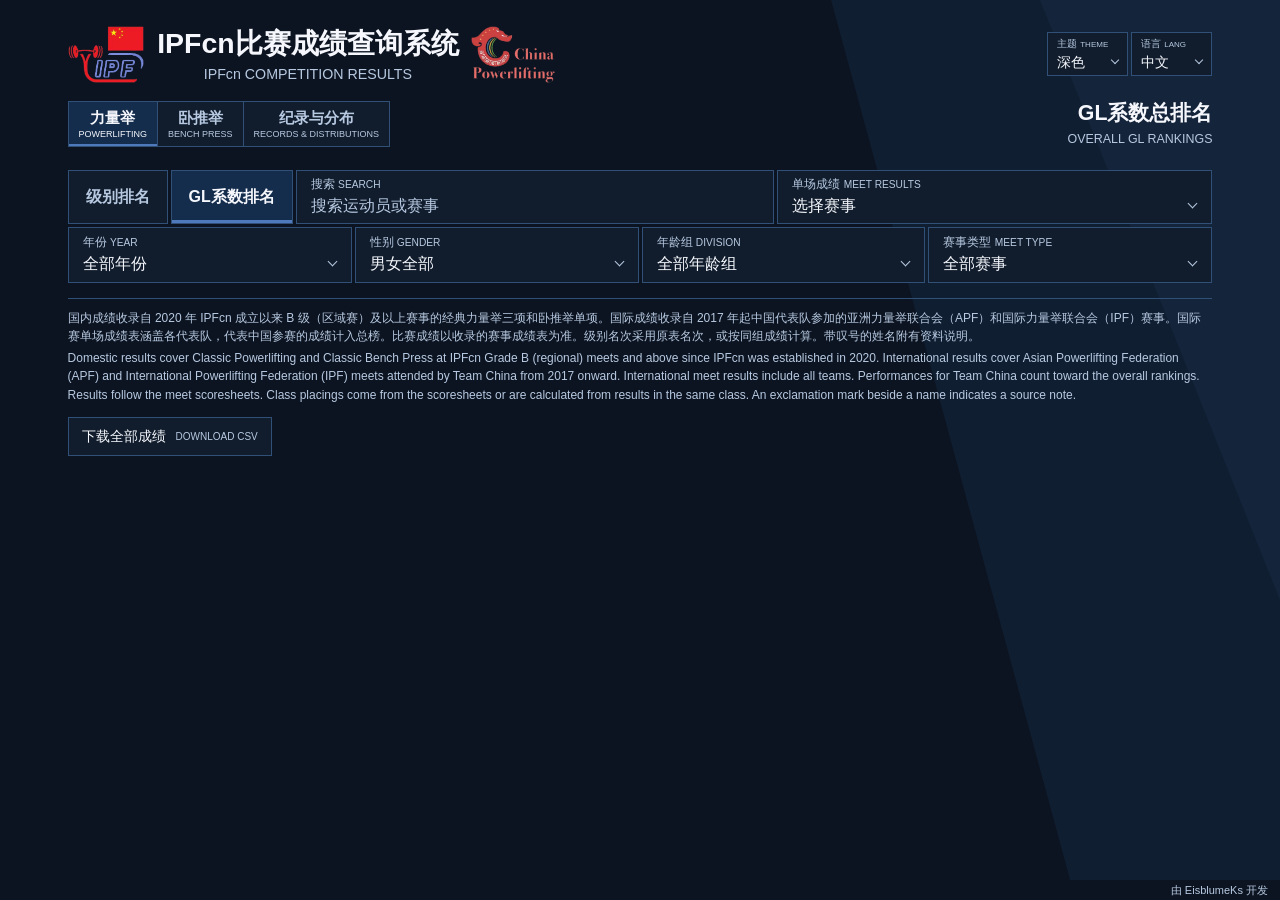
<file: site-template.html>
<!doctype html>
<html lang="zh-CN">
<head>
  <meta charset="utf-8">
  <meta name="viewport" content="width=device-width,initial-scale=1">
  <meta name="theme-color" content="#0C1421">
  <title data-i18n-en="IPFcn Competition Results">IPFcn比赛成绩查询系统</title>
  <script type="application/json" id="catalog">__CATALOG__</script>
  <script>'use strict';

function createResultStore(catalog) {
  const assets = catalog.assets;
  const meets = new Map(catalog.meets.map(meet => [meet.meet_id, meet]));
  const pending = new Map();
  const scripts = new Map();
  const failed = new Set();
  let activeKey, activeRead, scopesRead;

  async function recoverRevision(path) {
    const key = 'ipfcn.recovered-url';
    try {
      if (sessionStorage.getItem(key) === path) return;
      const response = await fetch(location.pathname, {cache: 'reload'});
      if (!response.ok) return;
      const html = await response.text();
      const match = html.match(/<script type="application\/json" id="catalog">([^<]+)<\/script>/);
      if (match && match[1] !== document.getElementById('catalog').textContent) {
        sessionStorage.setItem(key, path);
        location.reload();
      }
    } catch {}
  }

  function read(path, binary = false) {
    if (!pending.has(path)) {
      const promise = fetch(path, {cache: failed.has(path) ? 'reload' : 'force-cache'}).then(async response => {
        if (!response.ok) {
          if (response.status === 404) await recoverRevision(path);
          throw new Error('HTTP ' + response.status + ' ' + path);
        }
        const value = binary ? await response.arrayBuffer() : await response.json();
        failed.delete(path);
        return value;
      }).catch(error => {
        failed.add(path);
        throw error;
      }).finally(() => pending.delete(path));
      pending.set(path, promise);
    }
    return pending.get(path);
  }

  // Keep the visible route and its in-flight requests. Immutable shards remain in the HTTP cache.
  function active(key, load) {
    if (key !== activeKey) {
      activeKey = key;
      const promise = load().catch(error => {
        if (activeRead === promise) { activeKey = activeRead = undefined; }
        throw error;
      });
      activeRead = promise;
    }
    return activeRead;
  }

  function disciplineFor(id, requested) {
    const available = meets.get(id)?.disciplines || [];
    return available.includes(requested) ? requested : available[0];
  }

  function meetRows(id, discipline) {
    return active('meet/' + id + '/' + discipline, async () =>
      discipline ? read(assets.meets[id][discipline]) : undefined);
  }

  function archive(id) {
    return active('athlete/' + id, async () => {
      let bucket = 0;
      for (const char of id) bucket = (31 * bucket + char.codePointAt(0)) % 32;
      const index = await read(assets.profiles[bucket]);
      const entry = Object.hasOwn(index.profiles, id) && index.profiles[id];
      return entry ? {rows: await read(entry.file)} : {foreign: index.foreign.includes(id)};
    });
  }

  function preview(discipline, type) {
    const path = catalog.rankingViews[discipline][type || 'all'].file;
    return active(path, () => read(path));
  }

  async function rankTable(path) {
    const [header, buffer] = await Promise.all([read(path + '/zarr.json'), read(path + '/c/0/0', true)]);
    const [columnCount, count] = header.shape;
    const {constants, fields, dictionaries} = header.attributes;
    const stride = header.data_type === 'uint16' ? 2 : 4;
    if (buffer.byteLength !== count * columnCount * stride) throw new Error('Incomplete ranking chunk');
    const data = new DataView(buffer);
    const prototype = {...constants};
    fields.forEach((field, column) => {
      const values = dictionaries[column];
      const offset = column * count;
      Object.defineProperty(prototype, field, {enumerable: true, get() {
        const cell = (offset + this.rowIndex) * stride;
        const index = stride === 2 ? data.getUint16(cell, true) : data.getUint32(cell, true);
        return index ? values[index - 1] : undefined;
      }});
    });
    // Wrappers share the column dictionaries, typed buffer, and property accessors.
    return Array.from({length: count}, (_, rowIndex) => {
      const row = Object.create(prototype);
      row.rowIndex = rowIndex;
      return row;
    });
  }

  function ranks(discipline, years = [], type) {
    const partitions = assets.rankTables[discipline];
    const selected = [...new Set(years.length ? years.map(String) : Object.keys(partitions))].sort();
    const key = ['rank', discipline, type || 'all', ...selected].join('/');
    return active(key, async () => {
      const paths = selected.flatMap(year => Object.entries(partitions[year] || {})
        .filter(([kind]) => !type || type === kind).map(([, path]) => path));
      const groups = await Promise.all(paths.map(rankTable));
      return groups.flat().sort((a, b) => a.source_order - b.source_order);
    });
  }

  function loadScript(name) {
    if (!scripts.has(name)) {
      scripts.set(name, new Promise((resolve, reject) => {
        const script = document.createElement('script');
        script.src = document.getElementById('site-app').dataset[name];
        script.onload = resolve;
        script.onerror = () => {
          scripts.delete(name);
          script.remove();
          reject(new Error('Could not load ' + name));
        };
        document.head.append(script);
      }));
    }
    return scripts.get(name);
  }
  return {meets, archive, meetRows, disciplineFor, preview, ranks,
    analytics: d => active(assets.analytics[d], () => read(assets.analytics[d])),
    analyticsYear: read, charts: () => loadScript('charts'), chartProbe: () => loadScript('probe'),
    scopes: () => scopesRead ||= read(assets.scopes).catch(error => { scopesRead = undefined; throw error; }),
    search: () => read(assets.search)};
}
</script>
  <script id="site-app" defer src="static/app-76b7d869532a4de95966ac94.js" data-charts="static/charts-dac0522df89b4ddadfe2d938.js" data-probe="static/chart-probe-561412ab085d78ff1c017c31.js"></script>
  <script>
    window.IPFcnCatalog = JSON.parse(document.getElementById('catalog').textContent);
    window.IPFcnData = createResultStore(window.IPFcnCatalog);
    (() => {
      const route = new URLSearchParams(location.hash.slice(1));
      const discipline = route.get('discipline') === 'B' ? 'B' : 'SBD';
      const store = window.IPFcnData;
      function start(work) { Promise.resolve(work).catch(() => {}); }
      if (route.has('meet')) {
        const id = route.get('meet');
        const event = store.disciplineFor(id, discipline);
        if (event) { start(store.meetRows(id, event)); start(store.charts()); }
      } else if (route.has('records')) {
        start(store.analytics(discipline)); start(store.charts());
      } else if (route.has('athlete')) {
        const key = route.get('athlete');
        start(store.archive(window.IPFcnCatalog.previousAthleteIds[key] || key));
      } else {
        start(store.scopes());
        const saved = history.state?.ranking;
        const project = !route.has('discipline') && saved?.filters.discipline === 'B' ? 'B' : discipline;
        const sort = route.get('sort') || saved?.filters?.sort || 'gl';
        const years = saved?.filters?.years || [];
        const full = sort !== 'gl' || years.length || saved?.filters?.divisions?.length || saved?.expanded?.length;
        const type = saved?.filters?.meetTypes?.length === 1 ? saved.filters.meetTypes[0] : undefined;
        start(full ? store.ranks(project, years, type) : store.preview(project, type));
      }
    })();
  </script>
  <link rel="stylesheet" href="static/site-4600ceb2954d11a3a57ae329.css">
  <script>
    (() => {
      const key = 'ipfcn_result.theme';
      const root = document.documentElement;
      const themeColor = document.querySelector('meta[name="theme-color"]');
      const requestedLanguage = new URLSearchParams(location.search).get('lang');
      let language = requestedLanguage;
      if (language !== 'zh' && language !== 'en') {
        try { language = localStorage.getItem('ipfcn_result.language'); } catch {}
      }
      if (language === 'en') {
        root.lang = 'en';
        root.dataset.languagePending = '';
      }
      window.IPFcnBranding = () => {
        if (document.body?.dataset.view !== 'home') return;
        for (const img of document.querySelectorAll('.home-mark .mark-' + root.dataset.theme)) {
          if (!img.hasAttribute('src')) img.src = img.dataset.src;
        }
      };
      function applyTheme(value) {
        root.dataset.theme = value === 'light' ? 'light' : 'dark';
        themeColor.content = getComputedStyle(root).getPropertyValue('--background').trim();
        const select = document.getElementById('theme-select');
        if (select) select.value = root.dataset.theme;
        window.IPFcnBranding();
      }
      let saved = 'dark';
      try { saved = localStorage.getItem(key); } catch {}
      applyTheme(saved);
      document.addEventListener('DOMContentLoaded', () => {
        const select = document.getElementById('theme-select');
        select.value = root.dataset.theme;
        select.addEventListener('change', () => {
          applyTheme(select.value);
          try { localStorage.setItem(key, root.dataset.theme); } catch {}
        });
      });
      window.addEventListener('storage', event => {
        if (event.key === key || event.key === null) applyTheme(event.newValue);
      });
    })();
  </script>
</head>
<body>
  <main class="sheet">
    <header class="masthead">
      <div class="mast-title">
        <span class="home-mark" role="img" aria-label="IPF China">
          <img class="mark-light" data-src="static/ipf-china-d0fcada6781c8881f32abe9d.webp" width="263" height="195" alt="">
          <img class="mark-dark" data-src="static/ipf-china-dark-9247165e4ade932db758bd02.webp" width="263" height="195" alt="">
        </span>
        <div class="mast-title-copy">
          <h1 id="page-heading" data-i18n-en="IPFcn Competition Results">IPFcn比赛成绩查询系统</h1>
          <p id="page-subtitle" class="secondary-copy" lang="en">IPFcn COMPETITION RESULTS</p>
          <div class="meet-details"><span id="meet-location"></span><span id="meet-date"></span></div>
        </div>
        <span class="home-mark" role="img" aria-label="China Powerlifting">
          <img class="mark-light" data-src="static/china-powerlifting-9dcf7d8608caa77bd9c60bdc.webp" width="319" height="217" alt="">
          <img class="mark-dark" data-src="static/china-powerlifting-dark-cfcee0efdf6889c8e36e6a13.webp" width="319" height="217" alt="">
        </span>
      </div>
      <nav class="project-nav" aria-label="成绩导航" data-i18n-en-aria-label="Results navigation">
        <a id="nav-sbd" href="#" data-project="SBD" aria-current="page"><span data-i18n-en="Powerlifting">力量举</span><small class="secondary-copy" lang="en">POWERLIFTING</small></a>
        <a id="nav-bench" href="#discipline=B" data-project="B"><span data-i18n-en="Bench Press">卧推举</span><small class="secondary-copy" lang="en">BENCH PRESS</small></a>
        <a id="nav-records" href="#records"><span data-i18n-en="Records &amp; Distributions">纪录与分布</span><small class="secondary-copy" lang="en">RECORDS &amp; DISTRIBUTIONS</small></a>
      </nav>
      <div class="mast-mode"><h2 id="mode-zh" data-i18n-en="Overall GL Rankings">GL系数总排名</h2><p id="mode-en" class="secondary-copy" lang="en">OVERALL GL RANKINGS</p></div>
      <div class="display-controls">
        <label class="theme-control">
          <span class="control-caption"><span data-i18n-en="Theme">主题</span> <small class="secondary-copy" lang="en">THEME</small></span>
          <select id="theme-select" aria-label="主题 / Theme" data-i18n-en-aria-label="Theme">
            <option value="dark" data-i18n-en="Dark">深色</option>
            <option value="light" data-i18n-en="Light">浅色</option>
          </select>
        </label>
        <label class="theme-control language-control">
          <span class="control-caption"><span data-i18n-en="Language">语言</span> <small class="secondary-copy" lang="en">LANG</small></span>
          <select id="language-select" aria-label="语言 / Language" data-i18n-en-aria-label="Language">
            <option value="zh" lang="zh-CN">中文</option>
            <option value="en" lang="en">EN</option>
          </select>
        </label>
      </div>
    </header>
    <div id="ranking-view">
      <div class="ranking-toolbar" role="group" aria-label="排行榜工具" data-i18n-en-aria-label="Ranking tools">
        <div class="ranking-modes" id="sort" role="group" aria-label="排名视图" data-i18n-en-aria-label="Ranking view">
          <button type="button" data-mode="total" aria-pressed="false" data-i18n-en="Weight-class rankings">级别排名</button>
          <button type="button" data-mode="gl" aria-pressed="true" data-i18n-en="GL rankings">GL系数排名</button>
        </div>
        <div class="athlete-lookup" role="search">
          <label class="field-name" for="athlete-search"><span data-i18n-en="Search">搜索</span> <small lang="en">SEARCH</small></label>
          <input id="athlete-search" type="search" placeholder="搜索运动员或赛事" data-i18n-en-placeholder="Athlete or competition" autocomplete="off" enterkeyhint="search" aria-controls="athlete-matches">
          <div id="athlete-matches" role="region" aria-label="匹配的运动员与赛事" data-i18n-en-aria-label="Matching athletes and competitions" hidden></div>
          <span class="sr-only" id="search-status" role="status"></span>
        </div>
        <label class="meet-picker meet-select-field" for="meet-select"><span class="field-name"><span data-i18n-en="Meet results">单场成绩</span> <small lang="en">MEET RESULTS</small></span>
          <select id="meet-select"><option value="" data-i18n-en="Select a competition">选择赛事</option></select>
        </label>
      </div>
      <form class="filters" aria-label="排行榜筛选条件" data-i18n-en-aria-label="Ranking filters">
        <details class="filter" data-key="years"><summary><span class="field-name"><span data-i18n-en="Year">年份</span> <small lang="en">YEAR</small></span><span class="selection" data-i18n-en="All years">全部年份</span></summary><div class="options" role="group" aria-label="年份" data-i18n-en-aria-label="Year"></div></details>
        <details class="filter" data-key="genders"><summary><span class="field-name"><span data-i18n-en="Gender">性别</span> <small lang="en">GENDER</small></span><span class="selection" data-i18n-en="Men and women">男女全部</span></summary><div class="options" role="group" aria-label="性别" data-i18n-en-aria-label="Gender"></div></details>
        <details class="filter" data-key="divisions"><summary><span class="field-name"><span data-i18n-en="Age division">年龄组</span> <small lang="en">DIVISION</small></span><span class="selection" data-i18n-en="All divisions">全部年龄组</span></summary><div class="options" role="group" aria-label="年龄组" data-i18n-en-aria-label="Age division"></div></details>
        <details hidden class="filter" data-key="classes"><summary><span class="field-name"><span data-i18n-en="Weight class (kg)">级别</span> <small lang="en">CLASS / kg</small></span><span class="selection" data-i18n-en="All classes">全部级别</span></summary><div class="options" role="group" aria-label="级别" data-i18n-en-aria-label="Weight class"></div></details>
        <details class="filter" data-key="meetTypes"><summary><span class="field-name"><span data-i18n-en="Meet type">赛事类型</span> <small lang="en">MEET TYPE</small></span><span class="selection" data-i18n-en="All meet types">全部赛事</span></summary><div class="options" role="group" aria-label="赛事" data-i18n-en-aria-label="Meet type"></div></details>
        <label class="class-metric-field" for="class-metric" hidden>
          <span class="field-name"><span data-i18n-en="Within class">级别内项目</span> <small lang="en">METRIC</small></span>
          <select id="class-metric" name="class-metric">
            <option value="total" data-i18n-en="Total">总成绩</option>
            <option value="squat" data-i18n-en="Squat">蹲举</option>
            <option value="bench" data-i18n-en="Bench Press">卧推举</option>
            <option value="deadlift" data-i18n-en="Deadlift">硬举</option>
          </select>
        </label>
      </form>
      <div class="sr-only" id="result-status" aria-live="polite" aria-atomic="true"></div>
      <div id="rankings"></div>
    </div>
    <div id="athlete-view" hidden>
      <nav class="archive-nav" aria-label="运动员档案导航" data-i18n-en-aria-label="Athlete archive navigation"><a id="back-to-rankings" href="#"><span data-i18n-en="← Back to rankings">← 返回排行榜</span> <small lang="en">RANKINGS</small></a></nav>
      <section class="ranking-section" id="athlete-records"></section>
    </div>
    <div id="meet-view" hidden>
      <nav class="archive-nav" aria-label="单场赛事导航" data-i18n-en-aria-label="Meet navigation">
        <a id="meet-back" href="#"><span data-i18n-en="← Back to rankings">← 返回排行榜</span> <small lang="en">RANKINGS</small></a>
      </nav>
      <div class="ranking-toolbar meet-toolbar" role="group" aria-label="单场赛事工具" data-i18n-en-aria-label="Competition tools">
        <div class="ranking-modes" id="meet-sort" role="group" aria-label="排名视图" data-i18n-en-aria-label="Ranking view">
          <button type="button" data-mode="total" aria-pressed="false" data-i18n-en="Weight-class rankings">级别排名</button>
          <button type="button" data-mode="gl" aria-pressed="true" data-i18n-en="GL rankings">GL系数排名</button>
        </div>
        <div class="athlete-lookup" role="search">
          <label class="field-name" for="meet-athlete-search"><span data-i18n-en="Find an athlete">本场选手</span> <small lang="en">ATHLETE</small></label>
          <input id="meet-athlete-search" type="search" placeholder="输入姓名或拼音" data-i18n-en-placeholder="Name or pinyin" autocomplete="off" enterkeyhint="search" aria-controls="meet-athlete-matches">
          <div id="meet-athlete-matches" role="region" aria-label="本场匹配的运动员" data-i18n-en-aria-label="Matching athletes in this meet" hidden></div>
          <span class="sr-only" id="meet-search-status" role="status"></span>
        </div>
      </div>
      <form class="filters meet-filters" aria-label="单场赛事筛选条件" data-i18n-en-aria-label="Meet filters">
        <details class="filter" data-key="genders"><summary><span class="field-name"><span data-i18n-en="Gender">性别</span> <small lang="en">GENDER</small></span><span class="selection" data-i18n-en="Men and women">男女全部</span></summary><div class="options" role="group" aria-label="性别" data-i18n-en-aria-label="Gender"></div></details>
        <details hidden class="filter" data-key="classes"><summary><span class="field-name"><span data-i18n-en="Weight class (kg)">级别</span> <small lang="en">CLASS / kg</small></span><span class="selection" data-i18n-en="All classes">全部级别</span></summary><div class="options" role="group" aria-label="级别" data-i18n-en-aria-label="Weight class"></div></details>
        <details class="filter" data-key="divisions"><summary><span class="field-name"><span data-i18n-en="Age division">年龄组</span> <small lang="en">DIVISION</small></span><span class="selection" data-i18n-en="All divisions">全部年龄组</span></summary><div class="options" role="group" aria-label="年龄组" data-i18n-en-aria-label="Age division"></div></details>
        <label class="class-metric-field" for="meet-class-metric" hidden>
          <span class="field-name"><span data-i18n-en="Within class">级别内项目</span> <small lang="en">METRIC</small></span>
          <select id="meet-class-metric" name="meet-class-metric">
            <option value="total" data-i18n-en="Total">总成绩</option>
            <option value="squat" data-i18n-en="Squat">蹲举</option>
            <option value="bench" data-i18n-en="Bench Press">卧推举</option>
            <option value="deadlift" data-i18n-en="Deadlift">硬举</option>
          </select>
        </label>
      </form>
      <div id="meet-athlete-filter" class="archive-nav" hidden><strong id="meet-selected-name"></strong> <a id="meet-reset-athlete" href="#"><span data-i18n-en="View all athletes in this meet">查看本场全部运动员</span> <small lang="en">ALL ATHLETES</small></a></div>
      <div class="sr-only" id="meet-result-status" role="status"></div>
      <div id="meet-rankings"></div>
    </div>
    <section id="records-view" aria-labelledby="page-heading" hidden>
      <div class="records-tools">
        <label class="discipline-field" for="records-discipline"><span class="field-name"><span data-i18n-en="Discipline">比赛项目</span> <small lang="en">DISCIPLINE</small></span>
          <select id="records-discipline"><option value="SBD" data-i18n-en="Powerlifting">力量举三项</option><option value="B" data-i18n-en="Bench Press">卧推举单项</option></select>
        </label>
      </div>
      <div id="records-content"></div>
    </section>
    <noscript><span lang="zh-CN">请开启 JavaScript 以查看和筛选成绩。</span> <span lang="en">Enable JavaScript to view and filter results.</span></noscript>
    <footer>
      <p class="zh-footer" lang="zh-CN">国内成绩收录自 2020 年 IPFcn 成立以来 B 级（区域赛）及以上赛事的经典力量举三项和卧推举单项。国际成绩收录自 2017 年起中国代表队参加的亚洲力量举联合会（APF）和国际力量举联合会（IPF）赛事。国际赛单场成绩表涵盖各代表队，代表中国参赛的成绩计入总榜。比赛成绩以收录的赛事成绩表为准。级别名次采用原表名次，或按同组成绩计算。带叹号的姓名附有资料说明。</p>
      <p lang="en">Domestic results cover Classic Powerlifting and Classic Bench Press at IPFcn Grade B (regional) meets and above since IPFcn was established in 2020. International results cover Asian Powerlifting Federation (APF) and International Powerlifting Federation (IPF) meets attended by Team China from 2017 onward. International meet results include all teams. Performances for Team China count toward the overall rankings. Results follow the meet scoresheets. Class placings come from the scoresheets or are calculated from results in the same class. An exclamation mark beside a name indicates a source note.</p>
      <ul id="athlete-source-notes" class="athlete-source-notes" hidden></ul>
      <a class="data-download" href="./IPFcn-results.csv" download="IPFcn-results.csv"><span data-i18n-en="Download all results (CSV)">下载全部成绩</span> <small lang="en">DOWNLOAD CSV</small></a>
    </footer>
  </main>
  <small class="site-credit" data-i18n-en="Developed by EisblumeKs">由 EisblumeKs 开发</small>
  <script>
    const initialRoute = new URLSearchParams(location.hash.slice(1));
    if (!['meet', 'records', 'athlete'].some(key => initialRoute.has(key))) {
      document.body.dataset.view = 'home';
      window.IPFcnBranding();
    }
  </script>
</body>
</html>
</file>
<file: static/site-4600ceb2954d11a3a57ae329.css>
:root {
  color-scheme: dark;
  background-color: var(--background);
  --background: #0c1421;
  --panel: #080c13;
  --header: #111d2d;
  --group: #152d4d;
  --blue: #254675;
  --blue-alt: #23426e;
  --highlight: #315788;
  --text: #f5f7fc;
  --muted: #b7c9e1;
  --accent: #4e79ba;
  --line: #315077;
  --backdrop-mid: #101e31;
  --backdrop-edge: #14243a;
  --focus: #c9e2ff;
  --menu-shadow: #080c13aa;
  --sans: "Helvetica Neue", Helvetica, Arial, "Heiti SC", "STHeiti", "PingFang SC", "Microsoft YaHei", sans-serif;
  --chinese: "Heiti SC", "STHeiti", "PingFang SC", "Microsoft YaHei", "Helvetica Neue", sans-serif;
}

:root[data-theme="light"] {
  color-scheme: light;
  --background: #f4f7fa;
  --panel: #dce5ee;
  --header: #e9eff4;
  --group: #d2dfeb;
  --blue: #e0e9f2;
  --blue-alt: #d9e5ef;
  --highlight: #c3d6e8;
  --text: #182e42;
  --muted: #40566c;
  --accent: #4b6985;
  --line: #60778c;
  --backdrop-mid: #eaf0f5;
  --backdrop-edge: #e4ecf3;
  --focus: #175379;
  --menu-shadow: #24374b26;
}

*, *::before, *::after { box-sizing: border-box; }
html[data-language-pending] .sheet { visibility: hidden; }
html[lang="en"] .secondary-copy,
html[lang="en"] .field-name small,
html[lang="en"] .archive-nav a small,
html[lang="en"] .data-download small,
html[lang="en"] .zh-footer { display: none; }

body {
  min-height: 100vh;
  margin: 0;
  background: var(--background);
  color: var(--text);
  font-family: var(--sans);
  font-variant-numeric: tabular-nums;
  -webkit-text-size-adjust: 100%;
}

body::before, body::after {
  content: "";
  position: fixed;
  inset: 0;
  pointer-events: none;
}

body::before {
  background: var(--backdrop-mid);
  clip-path: polygon(64.93% 0, 100% 0, 100% 100%, 84.03% 100%);
}

body::after {
  background: var(--backdrop-edge);
  clip-path: polygon(81.25% 0, 100% 0, 100% 66.66%);
}

button, select, input { font: inherit; }
button, select, summary { color: inherit; }
button, summary, select, .options label { cursor: pointer; }
:focus-visible { outline: 2px solid var(--focus); outline-offset: 2px; }
.sr-only {
  position: absolute;
  width: 1px;
  height: 1px;
  padding: 0;
  margin: -1px;
  overflow: hidden;
  clip-path: inset(50%);
  white-space: nowrap;
  border: 0;
}

.site-credit {
  position: fixed;
  z-index: 2;
  inset-inline: 0;
  bottom: 0;
  padding: 2px max(12px, env(safe-area-inset-right)) calc(2px + env(safe-area-inset-bottom));
  background: var(--background);
  color: var(--muted);
  font: 400 11px/16px var(--sans);
  text-align: right;
  pointer-events: none;
}
body { padding-bottom: calc(20px + env(safe-area-inset-bottom)); }
@media print {
  .site-credit { position: static; display: block; }
  body { padding-bottom: 0; }
}

.sheet {
  position: relative;
  z-index: 1;
  width: 100%;
  max-width: 1440px;
  margin: auto;
  padding: clamp(22px, 2vw, 30px) clamp(16px, 5.278vw, 76px) 22px;
}

.masthead {
  display: flex;
  justify-content: space-between;
  align-items: flex-start;
  gap: 18px;
  margin-bottom: clamp(18px, 1.8vw, 26px);
}

.masthead h1, .masthead h2, .masthead p { margin: 0; }
.masthead h1, .masthead h2 { font-family: var(--chinese); font-weight: 600; line-height: 1.2; }
.mast-title h1 { font-size: clamp(22px, 2.223vw, 32px); }
.mast-title { min-width: 0; }
.home-mark, .home-mark img { display: none; }
body[data-view="home"] .mast-title {
  display: grid;
  grid-template-columns: auto minmax(0, max-content) auto;
  justify-self: start;
  align-items: center;
  column-gap: clamp(8px, 1vw, 15px);
}
body[data-view="home"] .mast-title-copy { text-align: center; }
body[data-view="home"] .home-mark { display: block; }
.home-mark img { height: clamp(52px, 4.45vw, 62px); width: auto; }
:root[data-theme="light"] .home-mark .mark-light,
:root:not([data-theme="light"]) .home-mark .mark-dark { display: block; }
.masthead p { margin-top: .45em; color: var(--muted); font-family: var(--sans); line-height: 1.2; }
.mast-title p { font-size: clamp(11px, 1.112vw, 16px); }
.mast-mode { flex: 0 0 auto; margin-inline-start: auto; text-align: right; }
.mast-mode h2 { font-size: clamp(16px, 1.667vw, 24px); }
.mast-mode p { font-size: clamp(10px, .973vw, 14px); }

.display-controls { display: flex; flex: 0 0 auto; gap: 3px; }
.theme-control {
  display: block;
  flex: 0 0 auto;
  min-height: 44px;
  position: relative;
  width: 81px;
  margin: 0;
  padding: 5px 23px 5px 9px;
  border: 1px solid var(--line);
  background: var(--header);
  color: var(--text);
  cursor: pointer;
}
.control-caption { display: block; color: var(--muted); font-size: 10px; line-height: 1.25; white-space: nowrap; pointer-events: none; }
.theme-control small { font: inherit; font-size: 8px; }
.theme-control select {
  position: absolute;
  inset: 0;
  width: 100%;
  height: 100%;
  padding: 15px 21px 0 9px;
  border: 0;
  border-radius: 0;
  appearance: none;
  background: transparent;
  color: var(--text);
  font-size: 14px;
}
.theme-control::after {
  content: "";
  position: absolute;
  right: 9px;
  bottom: 12px;
  width: 6px;
  height: 6px;
  border-right: 1.5px solid var(--muted);
  border-bottom: 1.5px solid var(--muted);
  transform: rotate(45deg);
  pointer-events: none;
}
.theme-control:hover, .theme-control:focus-within { background: var(--group); }
.theme-control option { color: var(--text); background: var(--header); }

.ranking-toolbar {
  position: relative;
  z-index: 4;
  display: grid;
  grid-template-columns: max-content minmax(0, 1.1fr) minmax(0, 1fr);
  gap: 3px;
  margin-bottom: 3px;
}
.meet-toolbar { grid-template-columns: max-content minmax(0, 1fr); }
.meet-toolbar .athlete-lookup [role="region"] { left: auto; right: -1px; }
.ranking-modes {
  display: flex;
  gap: 3px;
}
.ranking-modes button {
  min-height: 40px;
  padding: 6px 17px;
  border: 1px solid var(--line);
  background: var(--header);
  color: var(--muted);
  font: inherit;
  font-weight: 600;
  cursor: pointer;
}
.ranking-modes button[aria-pressed="true"] {
  background: var(--group);
  color: var(--text);
  box-shadow: inset 0 -3px var(--accent);
}
.ranking-modes button:hover { color: var(--text); }
.ranking-toolbar[hidden], .ranking-modes[hidden], .filters [hidden] { display: none; }
.filters {
  display: grid;
  grid-auto-flow: column;
  grid-auto-columns: minmax(0, 1fr);
  gap: 3px;
  position: relative;
  z-index: 3;
  margin: 0 0 clamp(12px, 1.12vw, 16px);
}

.filter, .sort-field, .class-metric-field, .discipline-field, .meet-picker, .athlete-lookup {
  position: relative;
  min-width: 0;
  margin: 0;
  color: var(--text);
  background: var(--header);
  border: 1px solid var(--line);
}

.filter summary, .sort-field, .class-metric-field, .discipline-field, .meet-picker {
  display: flex;
  flex-direction: column;
  justify-content: center;
  row-gap: 4px;
  min-height: 54px;
  padding: 6px 32px 7px 14px;
}

.filter summary { list-style: none; }
.filter summary::-webkit-details-marker { display: none; }
.filter summary::after, .sort-field::after, .class-metric-field::after, .discipline-field::after, .meet-picker::after {
  content: "";
  position: absolute;
  right: 15px;
  top: 55%;
  width: 7px;
  height: 7px;
  border-right: 1.5px solid var(--muted);
  border-bottom: 1.5px solid var(--muted);
  transform: rotate(45deg);
  pointer-events: none;
}

.filter[open] { z-index: 4; border-color: var(--accent); }
.filter[open] summary::after { transform: rotate(225deg); margin-top: 3px; }
.filter summary:hover, .sort-field:focus-within, .meet-picker:focus-within { background: var(--group); }
.class-metric-field[hidden], .discipline-field[hidden] { display: none; }
.sort-field:has(+ .class-metric-field:not([hidden])), .class-metric-field { padding-inline: 9px 20px; }
.sort-field:has(+ .class-metric-field:not([hidden]))::after, .class-metric-field::after { right: 8px; }
.discipline-field:focus-within { background: var(--group); }
.class-metric-field { background: var(--group); border-inline-start: 3px solid var(--accent); }
.field-name { color: var(--muted); font-size: 12px; line-height: 1.15; }
.field-name small { font-size: .85em; }
.selection, .sort-field select, .class-metric-field select, .discipline-field select, .meet-picker select { font-size: 16px; line-height: 1.25; }
.selection { overflow: hidden; text-overflow: ellipsis; white-space: nowrap; }
.sort-field select, .class-metric-field select, .discipline-field select, .meet-picker select {
  appearance: none;
  border: 0;
  border-radius: 0;
  margin: 0;
  padding: 0;
  width: 100%;
  color: var(--text);
  background: transparent;
}
.sort-field option, .class-metric-field option, .discipline-field option, .meet-picker option, .meet-picker optgroup { color: var(--text); background: var(--header); }
.meet-picker select { overflow: hidden; text-overflow: ellipsis; }

.athlete-lookup {
  display: flex;
  flex-direction: column;
  justify-content: center;
  gap: 4px;
  min-height: 54px;
  padding: 6px 12px 7px 14px;
}
.athlete-lookup:focus-within { z-index: 5; border-color: var(--accent); }
.athlete-lookup input[type="search"] {
  width: 100%;
  min-width: 0;
  padding: 0;
  border: 0;
  border-radius: 0;
  background: transparent;
  color: var(--text);
  font-size: 16px;
  line-height: 1.25;
}
.athlete-lookup input[type="search"]::placeholder { color: var(--muted); opacity: 1; }
.athlete-lookup [role="region"] {
  position: absolute;
  z-index: 5;
  top: calc(100% + 2px);
  left: -1px;
  width: max(100%, min(21rem, 88vw));
  max-height: min(22rem, 50vh);
  overflow-y: auto;
  overscroll-behavior: contain;
  border: 1px solid var(--accent);
  background: var(--header);
  box-shadow: 0 5px 14px var(--menu-shadow);
}
.athlete-lookup [role="region"] .athlete {
  display: flex;
  touch-action: manipulation;
  justify-content: space-between;
  align-items: center;
  gap: 12px;
  padding: 8px 13px;
  min-height: 41px;
  color: var(--text);
  font-size: 15px;
  text-decoration: none;
  white-space: normal;
}
.athlete-lookup [role="region"] .athlete:hover, .athlete-lookup [role="region"] .athlete:focus { background: var(--group); }
.athlete-lookup [role="region"] small { flex-shrink: 0; color: var(--muted); font-size: 12px; }
.no-athletes { margin: 0; padding: 10px 13px; color: var(--muted); font-size: 14px; }

.options {
  position: absolute;
  top: calc(100% + 2px);
  left: -1px;
  width: max-content;
  min-width: calc(100% + 2px);
  max-width: min(21rem, 90vw);
  max-height: min(23rem, 58vh);
  overflow: auto;
  overscroll-behavior: contain;
  padding: 4px 0;
  border: 1px solid var(--accent);
  background: var(--header);
  box-shadow: 0 5px 14px var(--menu-shadow);
}

.options label {
  display: flex;
  align-items: center;
  gap: 10px;
  padding: 7px 13px;
  min-height: 35px;
  font-size: 15px;
  line-height: 1.25;
}
.options label:hover, .options label:focus-within { background: var(--group); }
.options input { flex: 0 0 auto; width: 16px; height: 16px; margin: 0; accent-color: var(--accent); }
.class-groups { display: flex; }
.class-groups fieldset {
  flex: 1 1 0;
  min-width: max-content;
  margin: 0;
  padding: 0;
  border: 0;
}
.class-groups fieldset + fieldset { border-left: 1px solid var(--line); }
.class-groups legend {
  width: 100%;
  padding: 5px 13px;
  color: var(--muted);
  background: var(--group);
  font-size: 12px;
  font-weight: 600;
}

.ranking-section { margin-bottom: clamp(16px, 1.45vw, 21px); min-width: 0; }
.section-bar {
  position: relative;
  display: flex;
  align-items: center;
  justify-content: space-between;
  gap: 12px;
  min-height: clamp(38px, 3.264vw, 47px);
  margin: 0 0 1px;
  padding: 5px clamp(15px, 1.806vw, 26px) 5px clamp(18px, 1.945vw, 28px);
  background: var(--panel);
  clip-path: polygon(9px 0, 100% 0, calc(100% - 9px) 100%, 0 100%);
  font-family: var(--chinese);
  font-size: clamp(16px, 1.528vw, 22px);
  font-weight: 600;
  line-height: 1.15;
}
.section-bar::before {
  content: "";
  position: absolute;
  inset: 0 auto 0 0;
  width: 15px;
  background: var(--accent);
  clip-path: polygon(9px 0, 15px 0, 6px 100%, 0 100%);
}
.section-bar small { font-family: var(--sans); color: var(--muted); font-size: clamp(12px, 1.181vw, 17px); font-weight: 700; text-align: right; }
.table-scroll { max-width: 100%; overflow-x: auto; overscroll-behavior-x: contain; scrollbar-color: var(--line) var(--panel); }
.table-scroll::-webkit-scrollbar { height: 8px; }
.table-scroll::-webkit-scrollbar-track { background: var(--panel); }
.table-scroll::-webkit-scrollbar-thumb { background: var(--line); }
.ranking {
  width: 100%;
  min-width: 890px;
  border-collapse: separate;
  border-spacing: 0;
  table-layout: fixed;
  text-align: center;
  font-size: clamp(14px, 1.25vw, 18px);
  line-height: 1.15;
}
.ranking th, .ranking td { padding: 0 3px; vertical-align: middle; }
.ranking thead th {
  height: clamp(33px, 2.709vw, 39px);
  color: var(--text);
  background: var(--header);
  font-family: var(--chinese);
  font-size: clamp(12px, .973vw, 14px);
  font-weight: 400;
  line-height: 1.12;
  white-space: nowrap;
}
.ranking thead span, .ranking thead small { display: block; }
.ranking thead small {
  margin-top: 2px;
  color: var(--muted);
  font-family: var(--sans);
  font-size: clamp(9px, .73vw, 10.5px);
  font-weight: 400;
}
.ranking > thead th.name, .ranking td.name { text-align: left; padding-left: clamp(10px, 1.25vw, 18px); }

.ranking .result { --row-fill: var(--blue); }
.ranking .result.alternate { --row-fill: var(--blue-alt); }
.ranking .result > td {
  height: clamp(27px, 2.153vw, 31px);
  border-bottom: 3px solid transparent;
  background: var(--row-fill) padding-box;
  white-space: nowrap;
}
.ranking .result > td.rank {
  background: linear-gradient(110deg, var(--panel) 0, var(--panel) calc(100% - 10px), var(--row-fill) calc(100% - 9px)) padding-box;
  padding-right: 6px;
  font-weight: 700;
}
.ranking .result > td.primary {
  background: var(--highlight) padding-box;
  font-size: 1.11em;
  font-weight: 700;
}
.ranking .result > td:last-child { clip-path: polygon(0 0, 100% 0, calc(100% - 5px) calc(100% - 3px), 0 calc(100% - 3px)); }
.athlete {
  display: block;
  overflow: hidden;
  width: 100%;
  min-height: 24px;
  margin: 0;
  padding: 2px 0;
  border: 0;
  border-radius: 0;
  color: inherit;
  background: transparent;
  text-align: left;
  line-height: 1.1;
  text-overflow: ellipsis;
  text-decoration: none;
  white-space: nowrap;
}
a.athlete:hover { text-decoration: underline; text-underline-offset: .15em; }
.athlete:focus-visible { outline-offset: -1px; }

.ranking .group > th {
  height: clamp(25px, 2.014vw, 29px);
  padding: 3px clamp(10px, 1.25vw, 18px);
  border-bottom: 2px solid transparent;
  background: var(--group) padding-box;
  font-size: .9em;
  font-weight: 600;
  text-align: left;
}
.group > th small { float: right; color: var(--muted); font-size: .9em; }

.archive-nav { margin: 0 0 14px; }
.archive-nav a {
  display: inline-flex;
  align-items: center;
  gap: 10px;
  min-height: 36px;
  padding: 5px 13px;
  border: 1px solid var(--line);
  color: var(--text);
  background: var(--header);
  text-decoration: none;
  font-size: 14px;
}
.archive-nav a:hover, .archive-nav a:focus-visible { background: var(--group); }
.archive-nav small { font-size: 10px; color: var(--muted); }
.archive-name {
  margin: 0 0 2px;
  padding: 6px clamp(10px, 1.25vw, 18px);
  background: var(--group);
  font-size: clamp(16px, 1.389vw, 20px);
}
.archive-table { min-width: 1000px; }
.archive-discipline {
  margin: 0;
  padding: 6px clamp(10px, 1.25vw, 18px);
  border-inline-start: 3px solid var(--accent);
  background: var(--header);
  color: var(--text);
  font-size: clamp(14px, 1.1vw, 16px);
  font-weight: 600;
  line-height: 1.3;
  text-align: left;
}
.archive-discipline small { margin-inline-start: .65em; color: var(--muted); font-size: .76em; }
.archive-table .result > td.meet_name, .archive-table thead th.meet_name {
  padding: 7px 12px;
  text-align: center;
  white-space: normal;
}
.archive-table .meet-date, .archive-table .athlete-meet-day, .archive-table .archive-venue {
  display: block;
  margin-top: 3px;
  color: var(--muted);
  font-size: 12px;
  font-weight: 400;
  line-height: 1.35;
  font-variant-numeric: tabular-nums;
  text-wrap: balance;
}
.archive-table .meet_name .name-with-status { justify-content: center; }
.ranking .placing { display: flex; align-items: baseline; justify-content: center; flex-wrap: wrap; gap: 4px; padding: 2px; }
.ranking .placing small { font-size: .72em; }
.ranking .name-with-status { display: flex; align-items: center; gap: .45em; }
.name-with-status > :first-child { width: auto; min-width: 0; }
.name-with-status .meet-link { overflow: hidden; white-space: nowrap; text-overflow: ellipsis; }
.ranking .result-status-label { flex: none; white-space: nowrap; font-size: clamp(11px, .9vw, 13px); font-weight: 500; line-height: 1; }
.medal { font-size: 1em; line-height: 1; }
.meet-filters[hidden] { display: none; }
.meet-details { display: none; }
body[data-view="meet"] .mast-title-copy { text-align: center; text-wrap: balance; }
body[data-view="meet"] .meet-details:has(#meet-date:not(:empty)) {
  display: grid;
  justify-items: center;
  gap: 2px;
  margin-top: 7px;
  color: var(--muted);
  font: 400 clamp(12px, 1vw, 14px)/1.35 var(--sans);
}
#meet-location { color: var(--text); }
#meet-location:empty { display: none; }
#meet-date { font-variant-numeric: tabular-nums; }
#meet-athlete-filter strong { margin-inline-end: 9px; }
.meet-link { display: inline-block; color: inherit; text-decoration: underline; text-underline-offset: .2em; text-decoration-color: var(--muted); }
.meet-link:hover, .meet-link:focus-visible { text-decoration-color: var(--text); }
.meet-table { min-width: 990px; }
.international-table { min-width: 1100px; }
.ranking.bench-results { min-width: 35rem; }
.archive-table.bench-results { min-width: 32rem; }
.international-table.bench-results { min-width: 40rem; }
.international-table td.name > .athlete { white-space: normal; overflow-wrap: anywhere; }
.international-table td.team { white-space: normal; overflow-wrap: anywhere; }
.meet-table .class_place { white-space: normal; }
.data-download {
  display: inline-flex; gap: 10px; align-items: center; margin-top: 12px; padding: 8px 13px;
  min-height: 38px; border: 1px solid var(--line); background: var(--header);
  color: var(--text); font-size: 14px; text-decoration: none;
}
.data-download:hover, .data-download:focus-visible { background: var(--group); }
.data-download small { color: var(--muted); font-size: 10px; }
#page-heading:focus { outline: 0; }
.ranking .more > td { padding: 4px 0 0; }
.more button {
  width: 100%;
  min-height: 36px;
  border: 1px solid var(--line);
  border-radius: 0;
  color: var(--text);
  background: var(--header);
  font-size: 14px;
}
.more button:hover { background: var(--group); }
.empty {
  margin: 0 0 20px;
  padding: 20px;
  color: var(--text);
  background: var(--header);
  border-left: 4px solid var(--accent);
}
.empty p { margin: 0 0 12px; }
.empty button {
  padding: 7px 15px;
  border: 1px solid var(--line);
  border-radius: 0;
  color: var(--text);
  background: var(--blue);
}
.empty button:hover { background: var(--highlight); }

.sheet footer {
  padding-top: 10px;
  border-top: 1px solid var(--line);
  color: var(--muted);
  font-size: 12px;
  line-height: 1.55;
}
.sheet footer p { margin: 0; }
.sheet footer p + p { margin-top: 3px; }
html[lang="en"] .sheet footer p[lang="en"] { margin-top: 0; }
html[lang="en"] .masthead h1, html[lang="en"] .masthead h2,
html[lang="en"] .section-bar, html[lang="en"] .ranking thead th { font-family: var(--sans); }

@media (max-width: 995px) {
  .table-scroll::before {
    content: "左右滑动查看全部列  ↔";
    display: block;
    position: sticky;
    left: 0;
    padding: 3px 5px;
    color: var(--muted);
    font-size: 10px;
    text-align: right;
  }
  html[lang="en"] .table-scroll::before { content: "Scroll horizontally to see all columns  ↔"; }
}

@media (max-width: 800px) {
  .sheet { padding-inline: 18px; }
  #ranking-view .filters[data-mode="total"] { grid-auto-flow: row; grid-template-columns: repeat(3, minmax(0, 1fr)); }
  .filter:nth-of-type(even) .options { left: auto; right: -1px; }
}
@media (max-width: 700px) {
  .ranking .more > td { text-align: left; }
  .more button {
    position: sticky;
    left: 0;
    width: auto;
    min-height: 44px;
    padding-inline: 14px;
  }
  .ranking-toolbar { grid-template-columns: repeat(2, minmax(0, 1fr)); }
  .ranking-toolbar .ranking-modes { grid-column: 1 / -1; }
  .ranking-modes button { flex: 1 1 auto; min-height: 44px; padding-inline: 10px; }
  .meet-toolbar .athlete-lookup { grid-column: 1 / -1; }
}
@media (max-width: 550px) {
  .filters, #ranking-view .filters[data-mode="total"] { grid-auto-flow: row; grid-template-columns: repeat(2, minmax(0, 1fr)); }
  #ranking-view .filters[data-mode="total"]:not(:has(.class-metric-field:not([hidden]))) [data-key="meetTypes"],
  .meet-filters[data-mode="total"]:not(:has(.class-metric-field:not([hidden]))) [data-key="divisions"] { grid-column: 1 / -1; }
}
@media (max-width: 374px) {
  .ranking-toolbar { grid-template-columns: minmax(0, 1fr); }
}

@media (max-width: 530px) {
  .sheet { padding: 17px 12px 20px; }
  .masthead {
    display: grid;
    grid-template-columns: minmax(0, 1fr) auto;
    align-items: start;
    gap: 6px 9px;
    margin-bottom: 15px;
  }
  .mast-title { grid-column: 1; grid-row: 1; }
  .display-controls { grid-column: 2; grid-row: 1 / span 2; }
  .theme-control { width: 66px; padding-inline-start: 6px; }
  .theme-control select { padding-inline-start: 6px; }
  .mast-title { min-width: 0; }
  .mast-title h1 { font-size: clamp(16px, 4.25vw, 21px); }
  .mast-title p { font-size: 9px; }
  .mast-mode { grid-column: 1; grid-row: 2; margin: 0; text-align: left; }
  .mast-mode h2 { font-size: 15px; }
  .mast-mode p { font-size: 9px; }
  .filter summary, .sort-field, .class-metric-field, .discipline-field, .meet-picker { min-height: 51px; padding-left: 10px; }
  .field-name { font-size: 11px; }
  .selection, .sort-field select, .class-metric-field select, .discipline-field select, .meet-picker select { font-size: 15px; }
  .options label { min-height: 42px; }
  .section-bar { min-height: 35px; }
  .section-bar small { font-size: 11px; }
}


.project-nav {
  display: inline-grid;
  grid-template-columns: auto auto auto;
  align-self: start;
  gap: 1px;
  border: 1px solid var(--line);
  background: var(--line);
}
.project-nav a {
  display: flex;
  flex-direction: column;
  align-items: center;
  justify-content: center;
  gap: 3px;
  min-height: 44px;
  padding: 5px 10px;
  background: var(--header);
  color: var(--muted);
  font: 600 15px/1.2 var(--chinese);
  text-align: center;
  text-decoration: none;
}
.project-nav small { font: 500 9px/1.1 var(--sans); }
.project-nav a[aria-current="page"] { color: var(--text); background: var(--group); box-shadow: inset 0 -2px var(--accent); }
.project-nav a[href]:hover, .project-nav a:focus-visible { color: var(--text); background: var(--group); }
.project-nav a[aria-disabled="true"] { opacity: .55; }
.records-tools { display: flex; flex-wrap: wrap; align-items: start; justify-content: space-between; gap: 10px; margin-block: 0 16px; }
.records-tools .discipline-field { min-width: 155px; }
.masthead .mast-mode[hidden] { display: none; }
@media (min-width: 1101px) {
  .masthead { display: grid; grid-template-columns: minmax(0, 1fr) auto auto auto; align-items: start; }
  .masthead:has(.mast-mode[hidden]) { grid-template-columns: minmax(0, 1fr) auto auto; }
}
@media (min-width: 531px) and (max-width: 1100px) {
  .masthead { display: grid; grid-template-columns: minmax(0, 1fr) auto auto; align-items: start; gap: 10px 12px; }
  .mast-title { grid-column: 1; grid-row: 1; }
  .mast-mode { grid-column: 2; grid-row: 1; }
  .display-controls { grid-column: 3; grid-row: 1; }
  .project-nav { grid-row: 2; grid-column: 1 / -1; justify-self: start; }
}
@media (max-width: 530px) {
  .project-nav { grid-column: 1 / -1; grid-row: 3; grid-template-columns: 1fr 1fr 1.45fr; margin-top: 4px; }
  .project-nav a { padding-inline: 5px; font-size: 13px; }
  .project-nav small { font-size: 8px; }
}

/* Leave room for the certificate emblems on either side of the home title. */
@media (min-width: 741px) {
  body[data-view="home"] .masthead { display: grid; grid-template-columns: minmax(0, 1fr) auto; align-items: center; }
  body[data-view="home"] .mast-title { grid-column: 1; grid-row: 1; }
  body[data-view="home"] .display-controls { grid-column: 2; grid-row: 1; }
  body[data-view="home"] .project-nav { grid-column: 1; grid-row: 2; justify-self: start; }
  body[data-view="home"] .mast-mode { grid-column: 2; grid-row: 2; }
}
@media (max-width: 740px) {
  /* Prevent mobile overscroll from exposing a gap above the page. */
  html { overscroll-behavior-y: none; }
  body[data-view="meet"] .masthead { grid-template-columns: minmax(0, 1fr) auto; gap: 8px; align-items: center; }
  body[data-view="meet"] .mast-title { grid-column: 1 / -1; grid-row: 1; }
  body[data-view="meet"] .mast-mode { grid-column: 1; grid-row: 2; margin: 0; text-align: start; }
  body[data-view="meet"] .display-controls { grid-column: 2; grid-row: 2; }
  body[data-view="meet"] .project-nav { grid-column: 1 / -1; grid-row: 3; }
  body[data-view="home"] .masthead { grid-template-columns: minmax(0, 1fr) auto; align-items: center; gap: 10px 6px; }
  body[data-view="home"] .mast-title {
    grid-column: 1 / -1;
    grid-row: 1;
    justify-self: center;
    column-gap: clamp(4px, 1.8vw, 10px);
  }
  body[data-view="home"] .mast-title h1 { font-size: clamp(15px, 4.25vw, 22px); }
  .home-mark img { height: clamp(40px, 12vw, 55px); }
  body[data-view="home"] .display-controls { grid-column: 2; grid-row: 2; }
  body[data-view="home"] .mast-mode { grid-column: 1; grid-row: 2; }
  body[data-view="home"] .project-nav { grid-column: 1 / -1; grid-row: 3; margin-top: 0; }
}

:root {
  --rd-paper: var(--header);
  --rd-ink: var(--text);
  --rd-chart-muted: var(--muted);
  --rd-blue: #86bcf5;
  --rd-orange: #f4ad77;
  --rd-grid: #304359;
  --rd-axis: #8da5bf;
  --rd-frame: var(--line);
  --rd-bar-opacity: .49;
  --rd-compare-opacity: .26;
  --rd-compare-stroke: .68;
}
:root[data-theme="light"] {
  --rd-blue: #225995;
  --rd-orange: #a64b20;
  --rd-grid: #c5d3df;
  --rd-axis: var(--line);
  --rd-frame: #a8bacb;
  --rd-bar-opacity: .36;
  --rd-compare-opacity: .23;
  --rd-compare-stroke: .5;
}
#records-content, .rd-meet-section {
  --rd-gutter: clamp(10px, 1.25vw, 18px);
  width: 100%;
  min-width: 0;
}
.rd-section {
  margin: 0 0 clamp(16px, 1.45vw, 21px);
  min-width: 0;
  color: var(--text);
}
.rd-section p { margin: 0; }
.rd-header > p, .rd-chart-heading, .rd-filters { background: var(--header); }
.rd-header > p, .rd-chart-heading p {
  color: var(--muted);
  font-size: .875rem;
  line-height: 1.5;
}
.rd-header > p { padding: 7px var(--rd-gutter); }
.rd-filters, .rd-chart-heading {
  display: flex;
  align-items: center;
  flex-wrap: wrap;
  gap: 8px 24px;
  padding: 8px var(--rd-gutter);
}
.rd-chart-heading { justify-content: space-between; }
.rd-distribution-controls { display: flex; align-items: center; flex-wrap: wrap; gap: 8px 20px; }
.rd-field { display: inline-flex; align-items: center; gap: 9px; font-size: .875rem; }
.rd-field > span { color: var(--muted); }
.rd-field select {
  min-height: 36px;
  appearance: none;
  color: var(--text);
  background-color: var(--header);
  background-image: linear-gradient(45deg, transparent 50%, currentColor 50%), linear-gradient(135deg, currentColor 50%, transparent 50%);
  background-position: right 13px center, right 9px center;
  background-size: 4px 4px;
  background-repeat: no-repeat;
  border: 1px solid var(--line);
  border-radius: 0;
  padding: 5px 28px 5px 11px;
}
.rd-table-wrap { min-width: 0; }
.rd-table { width: 100%; border-collapse: separate; border-spacing: 0 2px; text-align: left; font-size: 1rem; line-height: 1.35; }
.rd-table caption {
  padding: 5px var(--rd-gutter);
  background: var(--group);
  text-align: left;
  font-size: 1rem;
  font-weight: 600;
}
.rd-table thead { background: var(--header); }
.rd-table th, .rd-table td { padding: 7px var(--rd-gutter); vertical-align: middle; }
.rd-table thead th { color: var(--muted); font-size: .875rem; font-weight: 600; }
.rd-table tbody tr { background: var(--blue); }
.rd-table tbody tr:nth-child(even) { background: var(--blue-alt); }
.rd-table tbody th { width: 16%; font-weight: 600; }
.rd-table .rd-mark { width: 18%; background: var(--highlight); font-size: 1.15rem; font-weight: 700; }
.rd-table .rd-mark small { color: var(--muted); font-size: .8125rem; font-weight: 400; }
.rd-table .rd-person { width: 22%; }
.rd-table a { color: var(--text); text-decoration: underline; text-decoration-color: var(--accent); text-underline-offset: 3px; }
.rd-table a:hover { color: var(--focus); }
.rd-event small { display: block; color: var(--muted); font-size: .8125rem; margin-top: 2px; }
.rd-group-note { padding: 4px var(--rd-gutter); font-size: .8125rem; color: var(--muted); }
.rd-placing-table { table-layout: fixed; }
.rd-placing-table thead th, .rd-placing-table tbody td { text-align: right; }
.rd-placing-table thead th:first-child { text-align: left; }
.rd-placing-value { font-weight: 600; white-space: nowrap; }
.rd-placing-table small { display: block; color: var(--muted); font-size: .8125rem; }
.rd-figure {
  width: 100%;
  min-width: 0;
  margin: 0;
  color: var(--rd-ink);
  background: var(--rd-paper);
  border-bottom: 1px solid var(--rd-frame);
}
.rd-figure-head {
  display: flex;
  align-items: center;
  justify-content: space-between;
  flex-wrap: wrap;
  gap: 4px 22px;
}
.rd-figure-head:not(.section-bar) {
  min-height: 36px;
  padding: 5px var(--rd-gutter);
  border-bottom: 2px solid var(--rd-paper);
  background: var(--group);
}
.rd-figure-title { margin: 0; color: var(--text); font: 600 1rem/1.3 var(--chinese); }
.section-bar .rd-figure-title { font: inherit; }
html[lang="en"] .rd-figure-title { font-family: var(--sans); }
.rd-legend, .rd-chart-foot { display: flex; flex-wrap: wrap; align-items: center; gap: 4px 20px; }
.rd-series, .rd-marks {
  display: inline-flex;
  align-items: center;
  gap: 8px;
  color: var(--rd-chart-muted);
  font: 500 .875rem/1.45 var(--sans);
}
.rd-chart-foot {
  justify-content: space-between;
  margin: 0;
  padding: 5px var(--rd-gutter);
  border-top: 1px solid var(--rd-grid);
  color: var(--rd-chart-muted);
  font-size: .875rem;
}
.rd-swatch { display: inline-block; flex: none; width: 19px; height: 3px; background: currentColor; }
.rd-hist-key, .rd-kde-key { display: inline-flex; align-items: center; gap: 1px; flex: none; }
.rd-hist-key { width: 13px; height: 10px; }
.rd-kde-key { width: 17px; margin-left: .55em; }
.rd-hist-key i, .rd-kde-key i { flex: 1; }
.rd-hist-key i { height: 100%; background: currentColor; opacity: var(--rd-bar-opacity); }
.rd-kde-key i { border-top: 2px solid currentColor; }
.rd-kde-key .rd-orange { border-top-style: dashed; }
.rd-plot { position: relative; width: calc(100% - 2 * var(--rd-gutter)); min-width: 0; margin: 5px auto 2px; }
.rd-probe-target { position: absolute; cursor: crosshair; touch-action: pan-y pinch-zoom; user-select: none; -webkit-user-select: none; }
.rd-probe-target:focus-visible { outline: 1px solid var(--focus); outline-offset: 2px; }
.rd-plot svg { display: block; width: 100%; overflow: visible; }
.rd-plot text { font: 14px var(--sans); fill: var(--rd-chart-muted); }
.rd-plot .rd-axis-label { font-weight: 500; fill: var(--rd-ink); }
.rd-gridline { stroke: var(--rd-grid); stroke-width: 1; }
.rd-axis { stroke: var(--rd-axis); stroke-width: 1; fill: none; }
.rd-blue { color: var(--rd-blue); }
.rd-orange { color: var(--rd-orange); }
.rd-bars rect { fill: currentColor; fill-opacity: var(--rd-bar-opacity); stroke: var(--rd-paper); stroke-width: .65; }
.rd-bars.rd-compared rect { fill-opacity: var(--rd-compare-opacity); stroke: currentColor; stroke-opacity: var(--rd-compare-stroke); }
.rd-fill { fill: currentColor; fill-opacity: .13; }
.rd-curve { fill: none; stroke: currentColor; stroke-width: 2.15; stroke-linejoin: round; }
.rd-curve.rd-orange { stroke-dasharray: 6 3; }
.rd-swatch.rd-orange { background: repeating-linear-gradient(90deg, currentColor 0 5px, transparent 5px 8px); }
.rd-point { fill: currentColor; stroke: var(--rd-paper); stroke-width: .8; }
.rd-marker { stroke: var(--rd-axis); stroke-width: 1; stroke-dasharray: 4 3; }
.rd-empty, .rd-sparse, .rd-chart-note {
  padding: 5px var(--rd-gutter);
  font-size: .875rem;
  line-height: 1.45;
  color: var(--rd-chart-muted);
}
.rd-sparse { padding-top: 1px; }
.meet-class-distribution { margin: 1px 0 clamp(12px, 1.3vw, 18px); }
@media (max-width: 600px) {
  .rd-section { margin-bottom: 15px; }
  .rd-header p { font-size: .875rem; }
  .rd-chart-heading, .rd-filters { gap: 9px 14px; }
  .rd-field { gap: 6px; }
  .rd-placing .rd-filters { display: grid; grid-template-columns: repeat(2, minmax(0, 1fr)); }
  .rd-placing .rd-field { min-width: 0; flex-direction: column; align-items: stretch; }
  .rd-placing select { width: 100%; min-width: 0; min-height: 40px; }
  .rd-placing-table thead th { overflow-wrap: anywhere; }
  [data-records] .rd-filters { display: grid; grid-template-columns: .72fr 1fr 1.24fr; gap: 8px; }
  [data-records] .rd-filters .rd-field { min-width: 0; flex-direction: column; align-items: stretch; }
  [data-records] .rd-filters select { width: 100%; min-width: 0; }
  [data-records="world"] .rd-table .rd-person { width: 30%; overflow-wrap: anywhere; }
  .rd-table { font-size: .9375rem; }
  .rd-table thead th, .rd-table th, .rd-table td { padding: 7px 5px; }
  .rd-table thead th, .rd-event small { font-size: .8125rem; }
  .rd-table .rd-mark { width: auto; font-size: 1rem; white-space: nowrap; }
  .rd-table .rd-person { width: 19%; }
  .rd-table .rd-event { overflow-wrap: anywhere; }
  .rd-table .rd-mark small { font-size: .75rem; }
  .rd-figure-head { align-items: baseline; gap: 2px 12px; }
  .rd-figure-head:not(.section-bar) { padding-block: 6px; }
  .rd-legend { gap: 2px 12px; }
  .rd-series, .rd-marks, .rd-chart-foot, .rd-sparse, .rd-chart-note { font-size: .8125rem; }
  .rd-chart-foot { column-gap: 12px; }
  .rd-plot text { font-size: 12px; }
}
@media (max-width: 360px) {
  html[lang="en"] .rd-table th, html[lang="en"] .rd-table td { padding-inline: 4px; }
}
@media print {
  .rd-section { break-inside: avoid; }
  .rd-header, .rd-figure { print-color-adjust: exact; }
}

:root { --athlete-note-color: #ffb3b1; }
:root[data-theme="light"] { --athlete-note-color: #91202b; }
.athlete-note-pair { display: inline-flex; align-items: center; gap: .24em; min-width: 0; max-width: 100%; vertical-align: middle; }
.athlete-note-pair > .athlete-note-name { flex: 0 1 auto; min-width: 0; width: auto; color: var(--athlete-note-color); }
.athlete-note-marker {
  display: inline-grid; place-items: center; flex: 0 0 auto; min-width: 24px; min-height: 24px; padding: 0;
  font: bold 12px/1 var(--sans); color: var(--athlete-note-color); border: 0; background: transparent; cursor: help;
}
.athlete-note-marker { position: relative; }
.athlete-note-marker::before {
  position: absolute; content: ""; width: 15px; height: 15px; border: 1px solid currentColor; border-radius: 50%;
}
.athlete-lookup .athlete-note-search {
  position: relative; display: flex; width: 100%; padding: 0 13px; gap: 3px;
}
.athlete-lookup [role="region"] .athlete-note-search > .athlete { width: auto; padding: 8px 0; color: var(--athlete-note-color); }
.athlete-note-search .athlete::after { position: absolute; content: ""; inset: 0; }
.athlete-note-search > small { margin-inline-start: auto; padding-inline-start: 6px; }
.athlete-note-search:focus-within, .athlete-note-search:hover { background: var(--group); }
.athlete-note-popup {
  position: fixed; z-index: 10000; max-width: min(26rem, calc(100vw - 12px)); padding: .6rem .75rem;
  color: var(--text); border: 1px solid var(--line); border-radius: 4px; background: var(--header);
  box-shadow: 0 3px 16px var(--menu-shadow); font: 14px/1.5 var(--sans); overflow-wrap: anywhere;
}
.athlete-note-popup[hidden], .athlete-source-notes[hidden] { display: none; }
.athlete-source-notes { margin: .5rem 0; padding-inline-start: 1.25rem; }
.athlete-source-notes a { color: inherit; text-underline-offset: 2px; }

.archive-table .lift-attempts {
  display: flex;
  flex-wrap: wrap;
  justify-content: center;
  gap: 1px .45em;
  margin: 3px 0;
  padding: 0;
  list-style: none;
  color: var(--muted);
  font-size: clamp(12px, .85vw, 13px);
  font-weight: 400;
  line-height: 1.3;
}
.archive-table .lift-attempt { position: relative; white-space: nowrap; }
.archive-table .attempt-number { margin-inline-end: 1px; font-size: .78em; }
.archive-table .lift-attempt del { text-decoration-thickness: 1.25px; }
</file>
